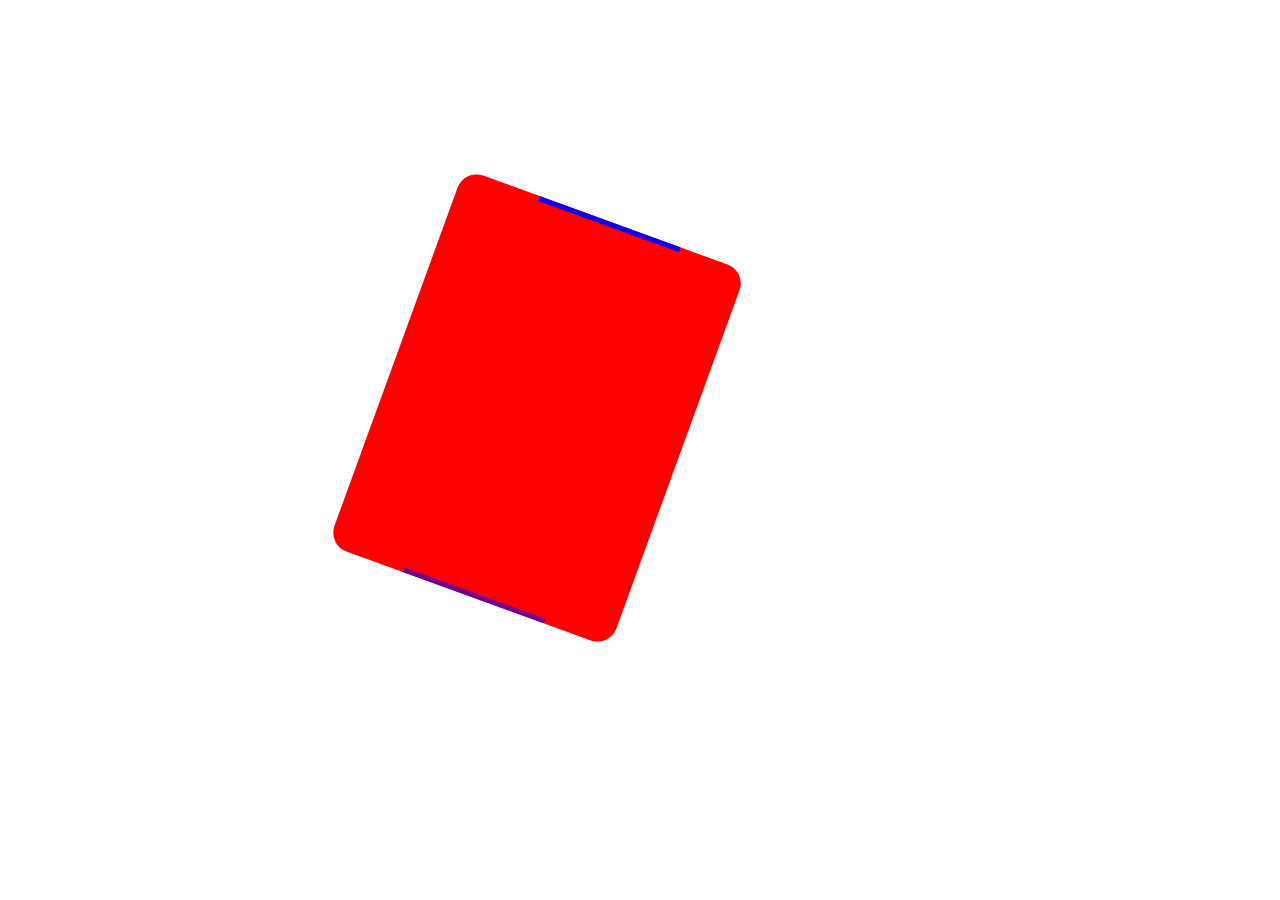
<file: demo/index.html>
<!DOCTYPE html>
<html lang="en">
<head>
	<meta charset="UTF-8">
	<meta name="viewport" content="width=device-width, initial-scale=1.0">
	<title>Demo</title>

	<style>
		div{
			position: relative;
			left: 30%;
			top: 200px;
			width: 300px;
			height: 400px;
			background-color: red;
			border-radius: 20px;
			overflow: hidden;
			rotate: 20deg;
		}
		div::before{
			position: absolute;
			content: "";
			background: linear-gradient(blue,purple);
			left: 80px;
			top: -50px;
			width: 150px;
			height: 500px;
			animation: demo  1s linear infinite;
		}
		div::after{
			position: absolute;
			background:red;
			content: "";
			inset: 5px;
			border-radius: 20px;
		}
		div:hover{
			rotate: 0deg;
			
		}
			@keyframes demo {
		from {
			transform: rotate(0deg);
		}
		to {
			transform: rotate(360deg);
		}
		
	}
	</style>
</head>
<body>
		<diV>
			
		</diV>
</body>
</html>
</file>
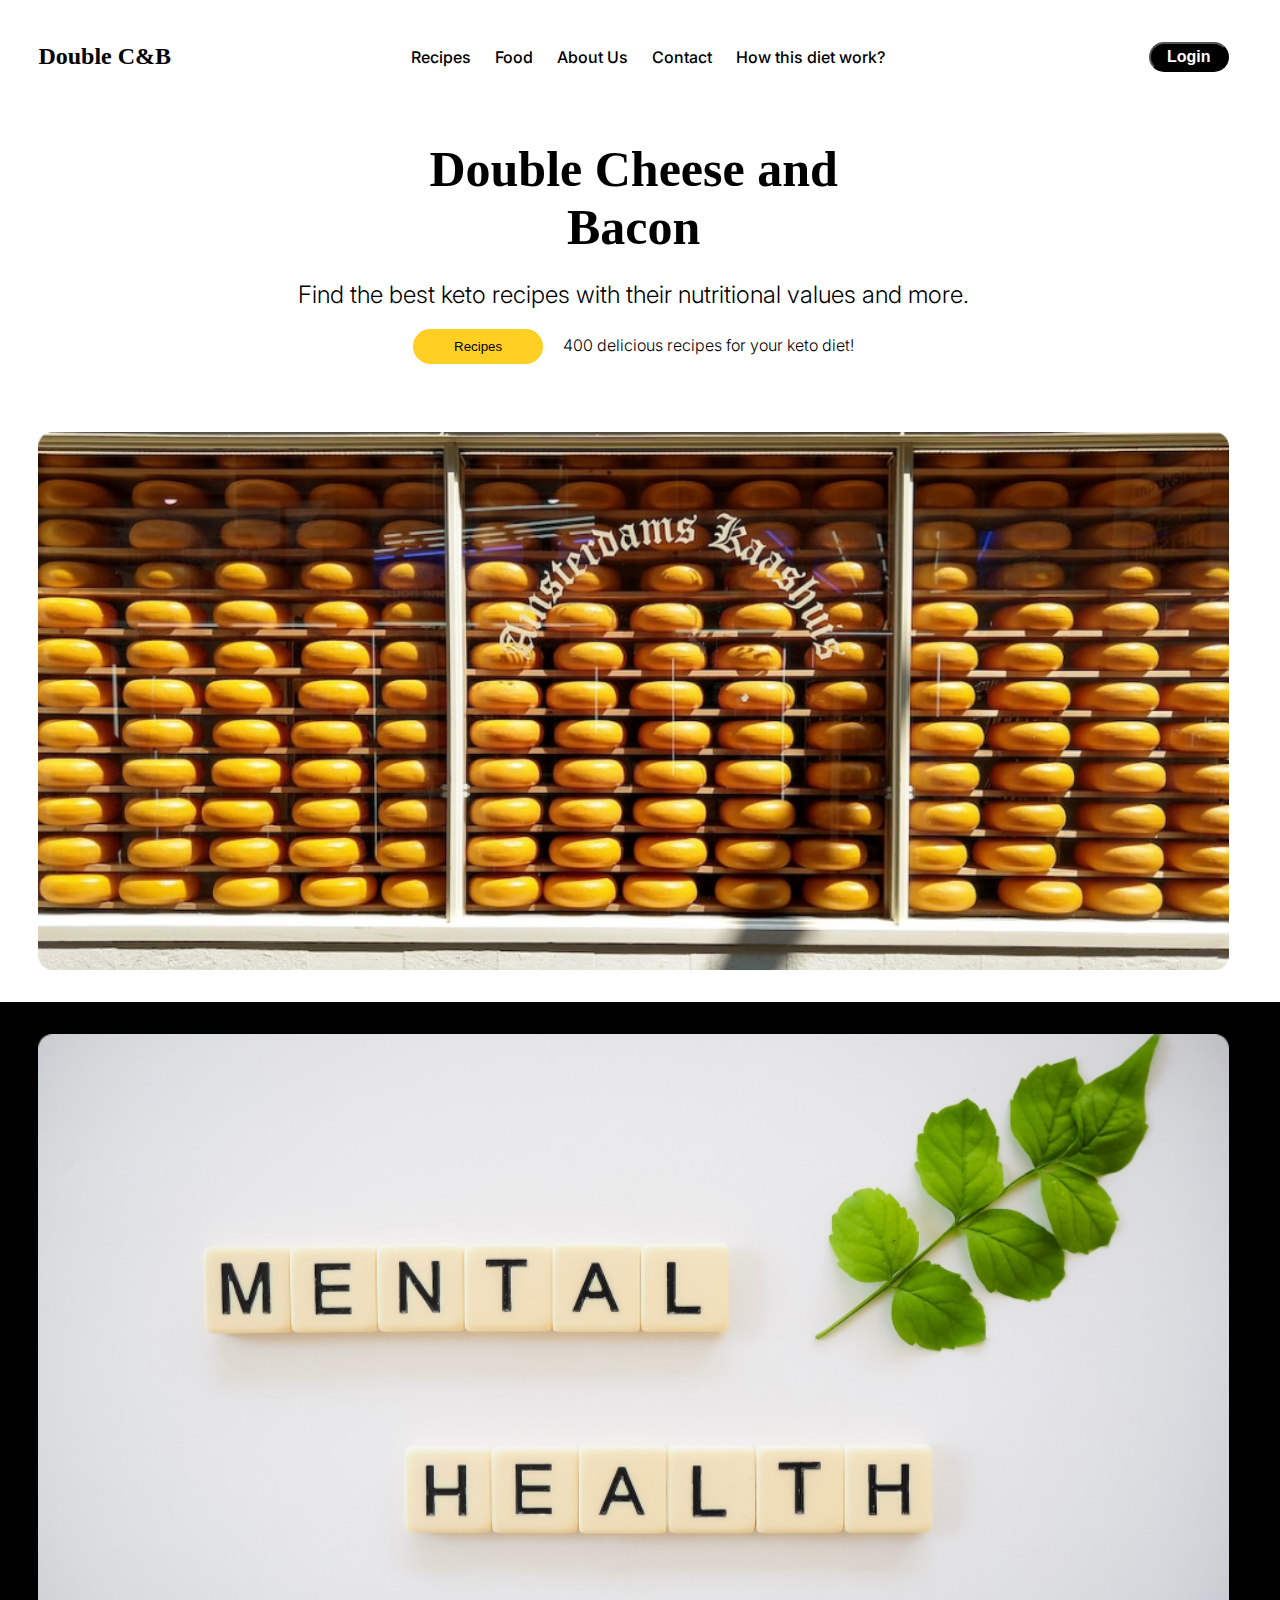
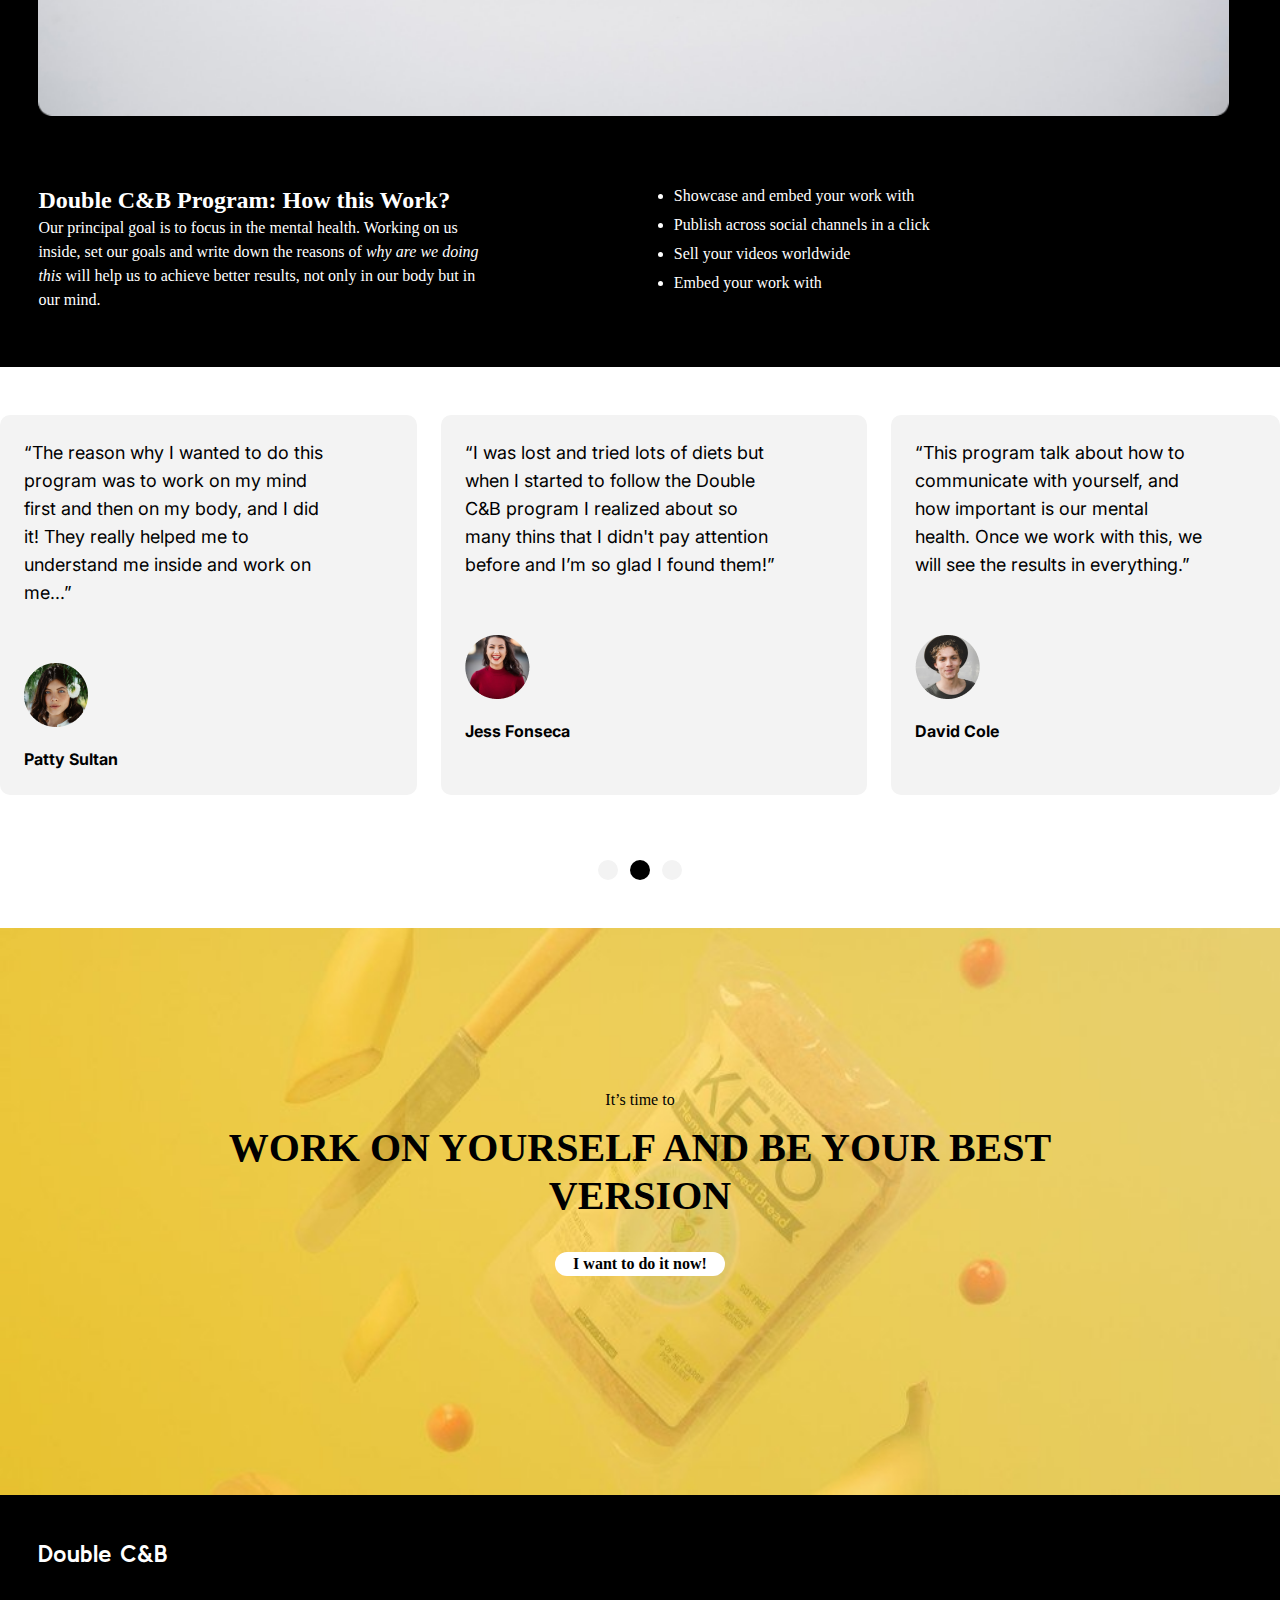
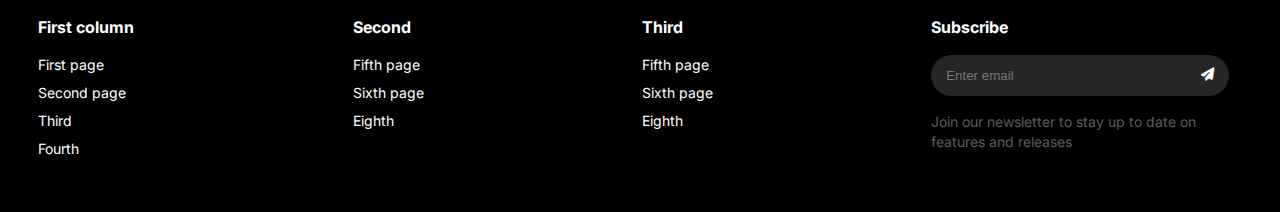
<file: DoubleC&B/index.html>
<!DOCTYPE html>
<html lang="en">
<head>
    <meta charset="UTF-8">
    <meta name="viewport" content="width=device-width, initial-scale=1.0">
    <link rel="stylesheet" href="./index.css">
    <link rel="stylesheet" href="reponsive.css">
    <!-- font -->
    <link rel="preconnect" href="https://fonts.googleapis.com">
    <link rel="preconnect" href="https://fonts.gstatic.com" crossorigin>
    <link rel="preconnect" href="https://fonts.googleapis.com">
    <link rel="preconnect" href="https://fonts.gstatic.com" crossorigin>
    <link href="https://fonts.googleapis.com/css2?family=Inter&family=Kulim+Park:wght@700&display=swap" rel="stylesheet">
    <link href="https://fonts.googleapis.com/css2?family=Kulim+Park:wght@700&display=swap" rel="stylesheet">
    <!--  -->
    <link rel="stylesheet" href="https://cdnjs.cloudflare.com/ajax/libs/font-awesome/6.4.2/css/all.min.css">
    <title>Document</title>
</head>
<body>

    <div class="double_container">

          <!-- Header -->
        <div class="double_container-header">
            <h2>Double C&B </h2>
            <ul>
                <li>Recipes</li>
                <li>Food</li>
                <li>About Us</li>
                <li>Contact</li>
                <li>How this diet work?</li>
            </ul>
            <Button>Login</Button>
            <i class="fa-solid fa-bars"></i>
        </div>

        <!-- Banners -->
        <div class="double_container-banners">
            <div class="double_container-banners-title">
                <h1>Double Cheese and Bacon</h1>

                <h4 class="double_container-banners-find">Find the best keto recipes with their nutritional values and more.</h4>
                
                <h4><button>Recipes</button>400 delicious recipes for your keto diet!</h4>
            </div>
            <img src="./asset/image/img.png" 
            alt="Banners"/>
        </div>
        
        <!-- descripton -->
        <div class="double_container-desc">

            <div class="double_container-desc-info">
                <h3><span></span>Nutritional Values</h3>
                <p>Double C&B will provide you the nutritional
                         value of a recipe. It describes the
                          amount of carbohydrates, fats, proteins
                           and energy that can be used during
                            digestion.</p>
            </div>

            <div class="double_container-desc-info">
                <h3><span></span>Chat with Experts</h3>
                    <p>Chat with our experts through our live
                         chat or WhatsApp. Ask about our diet
                          program, how it works and how to get
                           it!</p>
            </div>

            <div class="double_container-desc-info">
                <h3><span></span>Recipes</h3>
                    <p>400+ recipes with their nutritional values.
                         Every week you will find new recipes to
                          add to your diet. Breakfast, lunch, dinner
                           and desserts available for you.</p>
            </div>
        </div>

        <!-- program -->
        <div class="double_container-program">
            <img src="./asset/image/img-program.png" alt="img-program.png"/>
            <div class="double_container-program-info">
                <div>
                    <h2>Double C&B Program: How this Work?</h2>
                    <p>Our principal goal is to focus in
                        the mental health. Working on us
                        inside, set our goals and write
                        down the reasons of <span>why are we
                            doing this </span>will help us to achieve
                            better results, not only in our body 
                            but in our mind. </p>
                 </div>
                <ul>
                    <li>Showcase and embed your work with </li>
                    <li>Publish across social channels in a click</li>
                    <li>Sell your videos worldwide</li>
                    <li>Embed your work with </li>
                </ul>
            </div>
        </div>

        <!-- testimonial -->
        <div class="double_container-testimonial">
            <div class="double_container-testimonial-info">
                <div class="double_container-testimonial-info-user">
                    <p>“The reason why I wanted to do this program
                        was to work on my mind first and then on
                        my body, and I did it! They really helped
                        me to understand me inside and work on
                            me...”</p>
                    <img src="./asset/image/Image-avatar-1.png" alt="" class="img-avatar"/>
                    <h4>Patty Sultan</h4>
                </div>
                <div class="double_container-testimonial-info-user">
                    <p>“I was lost and tried lots of diets but
                        when I started to follow the Double
                        C&B program I realized about so many
                        thins that I didn't pay attention
                            before and I’m so glad I found
                            them!”</p>
                    <img src="./asset/image/Image-avatar-2.png" alt="" class="img-avatar"/>
                    <h4>Jess Fonseca</h4>
                </div>
                <div class="double_container-testimonial-info-user">
                    <p>“This program talk about how to communicate
                        with yourself, and how important is our
                        mental health. Once we work with this,
                        we will see the results in everything.”</p>
                    <img src="./asset/image/Image-avatar-3.png" alt="" class="double_container-testimonial-info-avatar"/>
                    <h4>David Cole</h4>
                </div>
            </div>
            <div class="double_container-testimonial-doc">
                    <span></span>
                    <span></span>
                    <span></span>
            </div>
            <div class="double_container-testimonial-cta">
                <p>It’s time to </p>
                <h3>WORK ON YOURSELF AND BE YOUR BEST VERSION</h3>
                <span>I want to do it now!</span>
            </div>
        </div>
        
        <!-- footer -->
        <div class="double_container-footer">
            <h4 class="double_container-footer-title">Double C&B </h4>
            <div class="double_container-footer-info">
                <div class="double_container-footer-info-link">
                    <h5>First column</h5>
                    <p>First page</p>
                    <p>Second page</p>
                    <p>Third</p>
                    <p>Fourth</p>
                </div>

                <div class="double_container-footer-info-link">
                    <h5>Second</h5>
                    <p>Fifth page</p>
                    <p>Sixth page</p>
                    <p>Eighth</p>
                </div>
                <div class="double_container-footer-info-link">
                    <h5>Third</h5>
                    <p>Fifth page</p>
                    <p>Sixth page</p>
                    <p>Eighth</p>
                    
                </div>

                <div class="double_container-footer-info-link">
                    <h5>Subscribe</h5>
                    <div>
                        <input type="mail" id="mail" name="mail" placeholder="Enter email" >
                        <button class="fa-solid fa-paper-plane">
                        </button>
                    </div>
                    <p>Join our newsletter to stay up to date on features and releases</p>
                </div>
            </div>
        </div>

    </div>

</body>
</html>
</file>
<file: DoubleC&B/index.css>
*{
    padding: 0;
    margin: 0;
    box-sizing: border-box;
    
}
.double_container{
   
}
/* Header */
.double_container .double_container-header {
    display: flex;
    height: 96px;
    padding: 17px 4vw 0px 3vw;
    justify-content: space-between;
    align-items: center;
}

.double_container .double_container-header h2{
    font-size: 24px;
}

.double_container .double_container-header button{
    width: 80px;
    height: 30px;
    flex-shrink: 0;
    background-color: black;
    color: white;
    font-size: 16px;
    font-style: normal;
    font-weight: 600;
    border-radius: 20px;
}
.double_container .double_container-header i{
    display: none;
}
.double_container .double_container-header ul {
    display: flex;
    list-style: none;
}

.double_container .double_container-header ul li{
    margin-right: 24px;
    font-family: Inter;
    font-size: 16px;
    font-style: normal;
    font-weight: 500;
    line-height: normal;
}


/* Banner */
.double_container .double_container-banners{
    display: flex;
    flex-direction: column;
    justify-content: center;
    align-items: center;
    padding: 32px 4vw 32px 3vw ;
}

.double_container .double_container-banners .double_container-banners-title {
    display: flex;
    flex-direction: column;
    justify-content: center;
    width: 63vw;
    padding: 12px 165px 68px ;
    align-items: center;
}
.double_container .double_container-banners .double_container-banners-title  h1{
    text-align: center;
    font-size: 50px;
    font-style: normal;
    font-weight: 800;
    line-height: normal;
    width: 37vw;
}
.double_container .double_container-banners .double_container-banners-title .double_container-banners-find {
    margin-top: 24px;
    text-align: center;
    font-family: Inter;
    font-size: 24px;
    font-style: normal;
    font-weight: 300;
    line-height: normal;
    width: 64vw;
}
.double_container .double_container-banners .double_container-banners-title h4{
    color: #000;
    font-family: Inter;
    font-size: 16px;
    font-style: normal;
    font-weight: 300;
    line-height: normal;
    margin-top: 20px;
    width: 45vw;
    text-align: center;
}

.double_container .double_container-banners .double_container-banners-title h4 button{
    background-color: #FFCF23;
    border-radius: 20px;
    color: black;
    width: 130px;
    height: 35px;
    margin-right: 20px;
    border-style: none;
}

.double_container .double_container-banners img{
    width: 100%;
    height: 42vw;
}

/* program */
.double_container .double_container-program{
    background: #000;
    color: white;
    padding: 32px 4vw 55px 3vw ;
}
.double_container .double_container-program img{
    width: 100%;
    height: 100%;
    padding-bottom: 64px;
}
.double_container .double_container-program .double_container-program-info{
    display: flex;

}

.double_container .double_container-program .double_container-program-info div{
    width: 37%;
}

.double_container .double_container-program .double_container-program-info h2{
    font-size: 24px;
    font-style: normal;
    font-weight: 900;
    line-height: 32px;
}
.double_container .double_container-program .double_container-program-info p{
    font-size: 16px;
    font-style: normal;
    font-weight: 400;
    line-height: 24px
}
.double_container .double_container-program .double_container-program-info p span{
    font-size: 16px;
    font-style: italic;
    font-weight: 400;
    line-height: 24px;
}
.double_container .double_container-program .double_container-program-info ul{
    font-size: 16px;
    font-style: normal;
    font-weight: 400;
    line-height: 24px;
    padding-left: 195px;
}
.double_container .double_container-program .double_container-program-info ul li{
   padding-bottom: 5px;
}

/* description */
.double_container .double_container-desc{
    display: none;
}

/* testimonial */
.double_container .double_container-testimonial .double_container-testimonial-info{
    padding:48px 0px 65px 0px ;
    display:flex;
}
.double_container .double_container-testimonial .double_container-testimonial-info .double_container-testimonial-info-user{
    background-color:#F3F3F3;
    padding:24px;
    border-radius: 10px;
}
.double_container .double_container-testimonial .double_container-testimonial-info .double_container-testimonial-info-user:nth-child(2){
    margin: 0px 24px 0px;
}
.double_container .double_container-testimonial .double_container-testimonial-info .double_container-testimonial-info-user p{
    font-family: Inter;
    font-size: 18px;
    font-style: normal;
    font-weight: 400;
    line-height: 28px;
    width:85%;
    padding-bottom: 56px;
}

.double_container .double_container-testimonial .double_container-testimonial-info .double_container-testimonial-info-user img{
    padding-bottom: 16px;
}
.double_container .double_container-testimonial .double_container-testimonial-info .double_container-testimonial-info-user h4{
    font-family: Inter;
    font-size: 16px;
    font-style: normal;
    font-weight: 700;
    line-height: 24px;
}

/* testimonial doc */
.double_container .double_container-testimonial .double_container-testimonial-doc{
    display: flex;
    justify-content: center;
    flex-direction: row;
    padding-bottom: 48px;
}
.double_container .double_container-testimonial .double_container-testimonial-doc span{
    content: "";
    width: 20px;
    height: 20px;
    background-color: #F3F3F3;
    border-radius: 20px;
}
.double_container .double_container-testimonial .double_container-testimonial-doc span:nth-child(2){
    background-color: #000;
    margin: 0px 12px 0px;
}

/* testimonial cta */
.double_container .double_container-testimonial .double_container-testimonial-cta{
    background-image: url("./asset/image/Image-cta.jpg");
    width: 100vw;
    height: 63vh;
    background-size: 100% 100%;
    display: flex;
    flex-direction: column;
    align-items: center;
    padding-top: 160px;
}
.double_container .double_container-testimonial .double_container-testimonial-cta p{
    font-size: 16px;
    font-style: normal;
    font-weight: 500;
    line-height: 24px;
    padding-bottom: 12px;
}

.double_container .double_container-testimonial .double_container-testimonial-cta h3{
    font-size: 40px;
    font-style: normal;
    font-weight: 600;
    line-height: 48px;
    text-align: center;
    padding:0px 160px 32px;
}
.double_container .double_container-testimonial .double_container-testimonial-cta span{
    font-size: 16px;
    font-style: normal;
    font-weight: 700;
    line-height: 24px;
    background-color: white;
    width: 170px;
    text-align: center;
    border-radius: 20px;
}

/* footer */
.double_container .double_container-footer{
    background: #000;
    color: white;
    padding: 45px 4vw 45px 3vw ;
}
.double_container .double_container-footer .double_container-footer-title{
    font-family: Kulim Park;
    font-size: 24px;
    font-style: normal;
    font-weight: 700;
    line-height: normal;
    padding-bottom: 48px;
}
.double_container .double_container-footer .double_container-footer-info{
    display: flex;
    justify-content: space-between;
}
.double_container .double_container-footer .double_container-footer-info .double_container-footer-info-link{
    
}
.double_container .double_container-footer .double_container-footer-info .double_container-footer-info-link h5{
    font-family: Inter;
    font-size: 16px;
    font-style: normal;
    font-weight: 700;
    line-height: 24px;
    padding-bottom: 16px;
}
.double_container .double_container-footer .double_container-footer-info .double_container-footer-info-link p{
    font-family: Inter;
    font-size: 14px;
    font-style: normal;
    font-weight: 400;
    line-height: 20px;
    padding-bottom: 8px;
}
/* footer mail */
.double_container .double_container-footer .double_container-footer-info .double_container-footer-info-link:nth-child(4){
    width: 25%;
}

.double_container .double_container-footer .double_container-footer-info .double_container-footer-info-link:nth-child(4) div{
    height: 41px;
    display: flex;
    position: relative;
    justify-content:flex-end;
    align-items: center;
    text-align: center;
}
.double_container .double_container-footer .double_container-footer-info .double_container-footer-info-link:nth-child(4) div input{
    height: 100%;
    position: absolute;
    background: #262626;
    width:100%;
    border-radius: 30px;
    border:none;
    padding-left: 15px;
}
.double_container .double_container-footer .double_container-footer-info .double_container-footer-info-link:nth-child(4) div button{
    position: absolute;
    margin-right: 15px;
    background: transparent;
    color: white;
    border: none;
 }
.double_container .double_container-footer .double_container-footer-info .double_container-footer-info-link:nth-child(4) p{
    color: #5C5C5C;
    padding-top: 16px;
}
</file>
<file: DoubleC&B/reponsive.css>
@media  screen and (max-width: 744px) {
    /* được áp dụng cho tablet width 744px */
    
    /* header */

    .double_container .double_container-banners{
        padding: 24px 3vw 0px 3vw;
        padding-bottom: 0px;
    }
    .double_container .double_container-header ul li{
        display: none;
    }

    .double_container .double_container-header button{
        display: none;
    }

    .double_container .double_container-header i{
        display: block;
    }

     /* banner */
    .double_container .double_container-banners .double_container-banners-title {
        padding:24px 6vw 24px 6vw;
    }
    .double_container .double_container-banners .double_container-banners-title h1 {
        width: 40vw;
        font-size: 40px;
    }

    .double_container .double_container-banners .double_container-banners-title .double_container-banners-find {
        font-size: 18px;
        width: 74vw;
    }
    
    .double_container .double_container-banners .double_container-banners-title h4 {
        margin-top: 40px;
        width: 64vw;
    }
 
    .double_container .double_container-banners img{
        width: 100%;
        height: 42vw;
        padding-bottom: 0px;
    }


    /* description */
    .double_container .double_container-desc{
        background: #F3F3F3;
        display: flex;
        flex-direction: column;
        padding: 0px 4vw 0px 3vw ;
        /* text-align: center; */
    }
    .double_container .double_container-desc .double_container-desc-info{
        padding: 20px 0 20px;
    }
    .double_container .double_container-desc .double_container-desc-info h3{
        display: flex;
        justify-content: center;
        align-items: center;
        font-size: 18px;
        font-style: normal;
        font-weight: 700;
        line-height: 28px;
    }
    .double_container .double_container-desc .double_container-desc-info h3 span{
        background: linear-gradient(145deg, #EEE9D7 -3.45%, #FFCF23 72.52%);
        margin-right: 16px;
        content: "";
        width: 15px;
        height: 15px;
        display: block;
        border-radius: 15px;
        padding-bottom: 10px;
    }
    .double_container .double_container-desc .double_container-desc-info p{
        font-size: 16px;
        font-style: normal;
        
        font-family: Inter;
        font-weight: 400;
        line-height: 24px;
    }
    .double_container .double_container-desc .double_container-desc-info:nth-child(3) h3{
        /* width:88%; */
        padding-right: 12%;
    }


    /* program */
    .double_container .double_container-program{
        padding-bottom: 24px;
    }
    .double_container .double_container-program img{
        padding-bottom: 29px;
    }
    .double_container .double_container-program .double_container-program-info{
        flex-direction: column;
        align-items: center;
        text-align: center
    }
    .double_container .double_container-program .double_container-program-info div{
        width: 100%;

    }
    .double_container .double_container-program .double_container-program-info h2 {
        padding-bottom: 29px;
    }
    .double_container .double_container-program .double_container-program-info p {
        padding:0px 44px 29px;
    }
    .double_container .double_container-program .double_container-program-info ul{
        padding-left: 0px;
    }
    
    .double_container .double_container-program .double_container-program-info ul li {
        text-align: left;
    }


    /* testimonial */
    .double_container .double_container-testimonial .double_container-testimonial-info{
        padding: 30px 4vw 30px 3vw ;
    }
    .double_container .double_container-testimonial .double_container-testimonial-info .double_container-testimonial-info-user:nth-child(3) {
        display: none;
    }
    .double_container .double_container-testimonial .double_container-testimonial-info .double_container-testimonial-info-user:nth-child(2) {
        margin: 0px;
    }
    .double_container .double_container-testimonial .double_container-testimonial-info .double_container-testimonial-info-user:nth-child(1) {
        margin-right: 16px;
    }


    /* testimonial doc*/
    .double_container .double_container-testimonial .double_container-testimonial-doc{
        padding-bottom: 30px;
    }
    /* testimonial cta */
    .double_container .double_container-testimonial .double_container-testimonial-cta h3 {
        font-size: 34px;
        padding:0px 33px 32px;
    }


    /* footer */
    .double_container .double_container-footer{
        background: #000;
        color: white;
        padding: 40px 4vw 40px 3vw ;
    }
    .double_container .double_container-footer .double_container-footer-info{
    }
    .double_container .double_container-footer .double_container-footer-title {
        padding-bottom: 20px;
    }
    .double_container .double_container-footer .double_container-footer-info{
        display: flex;
        justify-content:left;
    }
    .double_container .double_container-footer .double_container-footer-info .double_container-footer-info-link{
       padding-right: 70px;;
    }
    .double_container .double_container-footer .double_container-footer-info .double_container-footer-info-link:nth-child(4){
        width: 30%;
        margin-top: -22px;
    }
    .double_container .double_container-footer .double_container-footer-info .double_container-footer-info-link:nth-child(4) div{
        width: 162%;
    }
    .double_container .double_container-footer .double_container-footer-info .double_container-footer-info-link:nth-child(4) p{
        width: 162%;
    }
}





@media  screen and (max-width: 390px) {
    /* được áp dụng cho mobile */
    /* header */
    .double_container .double_container-header {
        padding: 15px 3vw 20px 3vw ; ;
        height: 62px;
    }
    .double_container .double_container-header h2 {
        font-size: 20px;
    }

    /* banner */
    .double_container .double_container-banners {
        padding-bottom: 0px;
    }
    .double_container .double_container-banners .double_container-banners-title {
        padding: 40px;
    }
    .double_container .double_container-banners .double_container-banners-title h1 {
        width: 75vw;
    }
    .double_container .double_container-banners .double_container-banners-title .double_container-banners-find {
        font-size: 16px;
        margin-top: 20px;
        width: 71vw;   
    }
    .double_container .double_container-banners .double_container-banners-title h4 {
        margin-top: 20px;
        display: flex;
        flex-direction: column;
        align-items: center;
    }
    .double_container .double_container-banners .double_container-banners-title h4 button {
        width: 100px;
        margin-bottom: 20px;
        margin-left: 20px;
    }
    .double_container .double_container-banners .double_container-banners-title h4 {
        width: 58vw;
        font-size: 16px;
        font-style: normal;
        font-weight: 600;
    }


    /* description */

    .double_container .double_container-desc .double_container-desc-info{
    }
    .double_container .double_container-desc .double_container-desc-info:nth-child(3) h3{
        /* width:88%; */
        padding-right: 24%;
    }

    .double_container .double_container-desc {
        padding: 0px 6vw 20px 6vw ;
    }
    .double_container .double_container-desc .double_container-desc-info p {
        font-size: 16px;
        font-style: normal;
        font-weight: 400;
        line-height: 24px;
        font-family: Inter;
    }
    /* program */
    .double_container .double_container-program {
        padding: 24px 6vw 24px 5vw ;
    }
    .double_container .double_container-program .double_container-program-info p {
        padding: 0px 20px 14px;
    }
    .double_container .double_container-program .double_container-program-info ul{
        padding: 0px 40px 0px;
    }
    .double_container .double_container-program .double_container-program-info ul li{
        font-size: 14px;
    }
    .double_container .double_container-program .double_container-program-info h2 {
        padding:0px 17px 14px;

    }

    /* testimonial */
    .double_container .double_container-testimonial .double_container-testimonial-info{
        padding: 30px 6vw 30px 5vw ;
    } 
    .double_container .double_container-testimonial .double_container-testimonial-info .double_container-testimonial-info-user:nth-child(2) {
        display: none;
    }
    .double_container .double_container-testimonial .double_container-testimonial-info .double_container-testimonial-info-user:nth-child(1) {
      margin: 0px;
    }


    /* testimonial doc*/
    .double_container .double_container-testimonial .double_container-testimonial-doc span{
        width: 10px;
        height :10px;
    }
    /* testimonial cta */
    .double_container .double_container-testimonial .double_container-testimonial-cta h3 {
        font-size: 24px;
    }

       /* footer */
       .double_container .double_container-footer{
        padding: 30px 6vw 30px 5vw ;
    }
    .double_container .double_container-footer .double_container-footer-title{
        text-align: center;
    }
    .double_container .double_container-footer .double_container-footer-info{
        flex-wrap: wrap;
        justify-content: center;
    }
    
    .double_container .double_container-footer .double_container-footer-info .double_container-footer-info-link {
        padding-right: 47px;
        padding-bottom: 20px;
        text-align: center;
    }
    .double_container .double_container-footer .double_container-footer-info .double_container-footer-info-link:nth-child(3) {
        padding-right: 0px;
    }
    .double_container .double_container-footer .double_container-footer-info .double_container-footer-info-link:nth-child(4) {
        text-align: center;
        width: 100%;
        display: flex;
        flex-direction: column;
        justify-content: center;
    }
    .double_container .double_container-footer .double_container-footer-info .double_container-footer-info-link:nth-child(4) p {
        width: 116%;
    }
    .double_container .double_container-footer .double_container-footer-info .double_container-footer-info-link:nth-child(4) h5 {
        padding-left: 57px;
    }
    .double_container .double_container-footer .double_container-footer-info .double_container-footer-info-link:nth-child(4) div {
        width: 115%;
    }
    .double_container .double_container-footer .double_container-footer-info .double_container-footer-info-link:nth-child(4) div input {
        /* width: 50px */
    }
}
</file>
